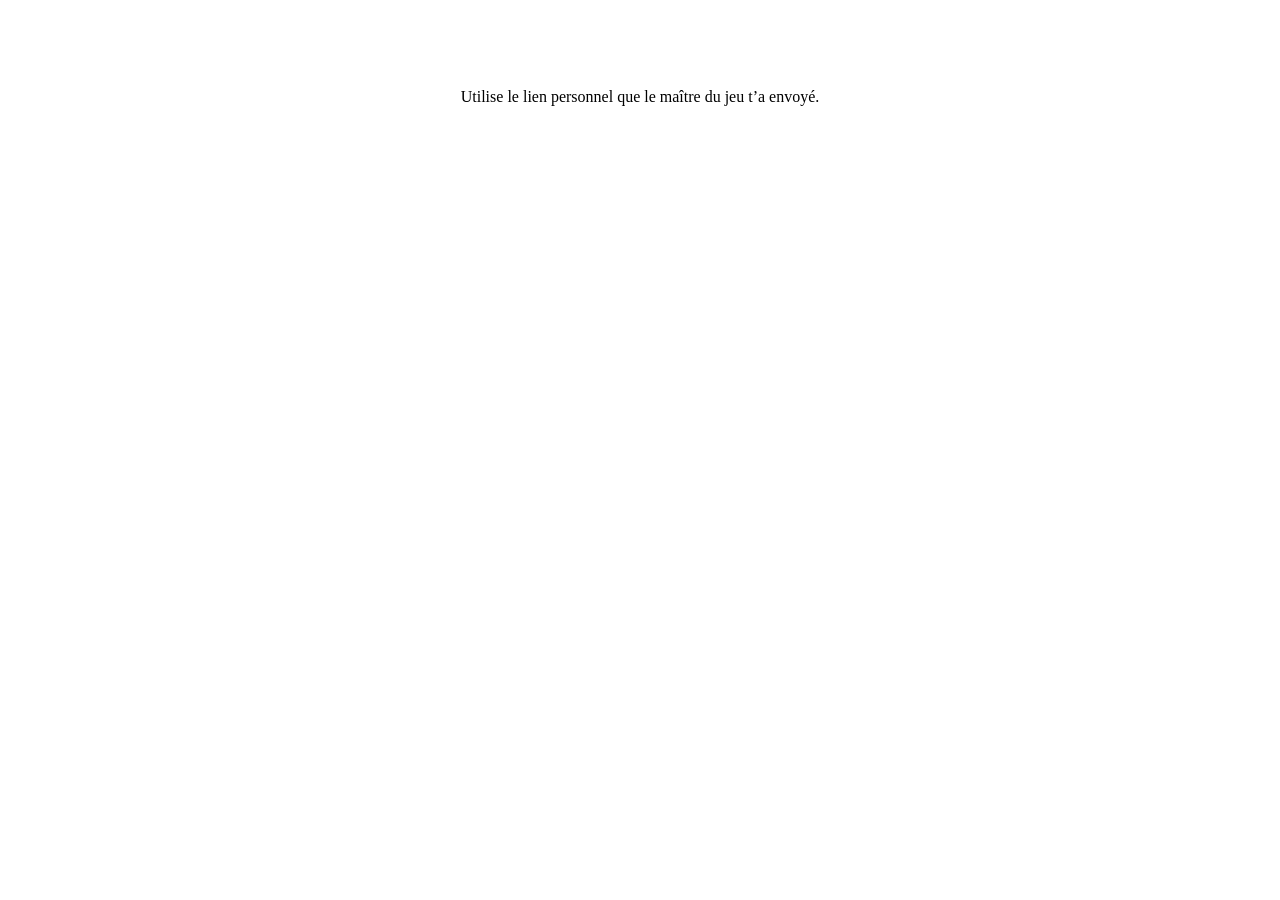
<file: index.html>
<!DOCTYPE html>
<html lang="fr"><head><meta charset="utf-8"><meta name="robots" content="noindex, nofollow"><title>Jeu des histoires</title></head>
<body style="font-family:Georgia,serif;text-align:center;padding:4rem 1rem"><p>Utilise le lien personnel que le maître du jeu t’a envoyé.</p></body></html>
</file>
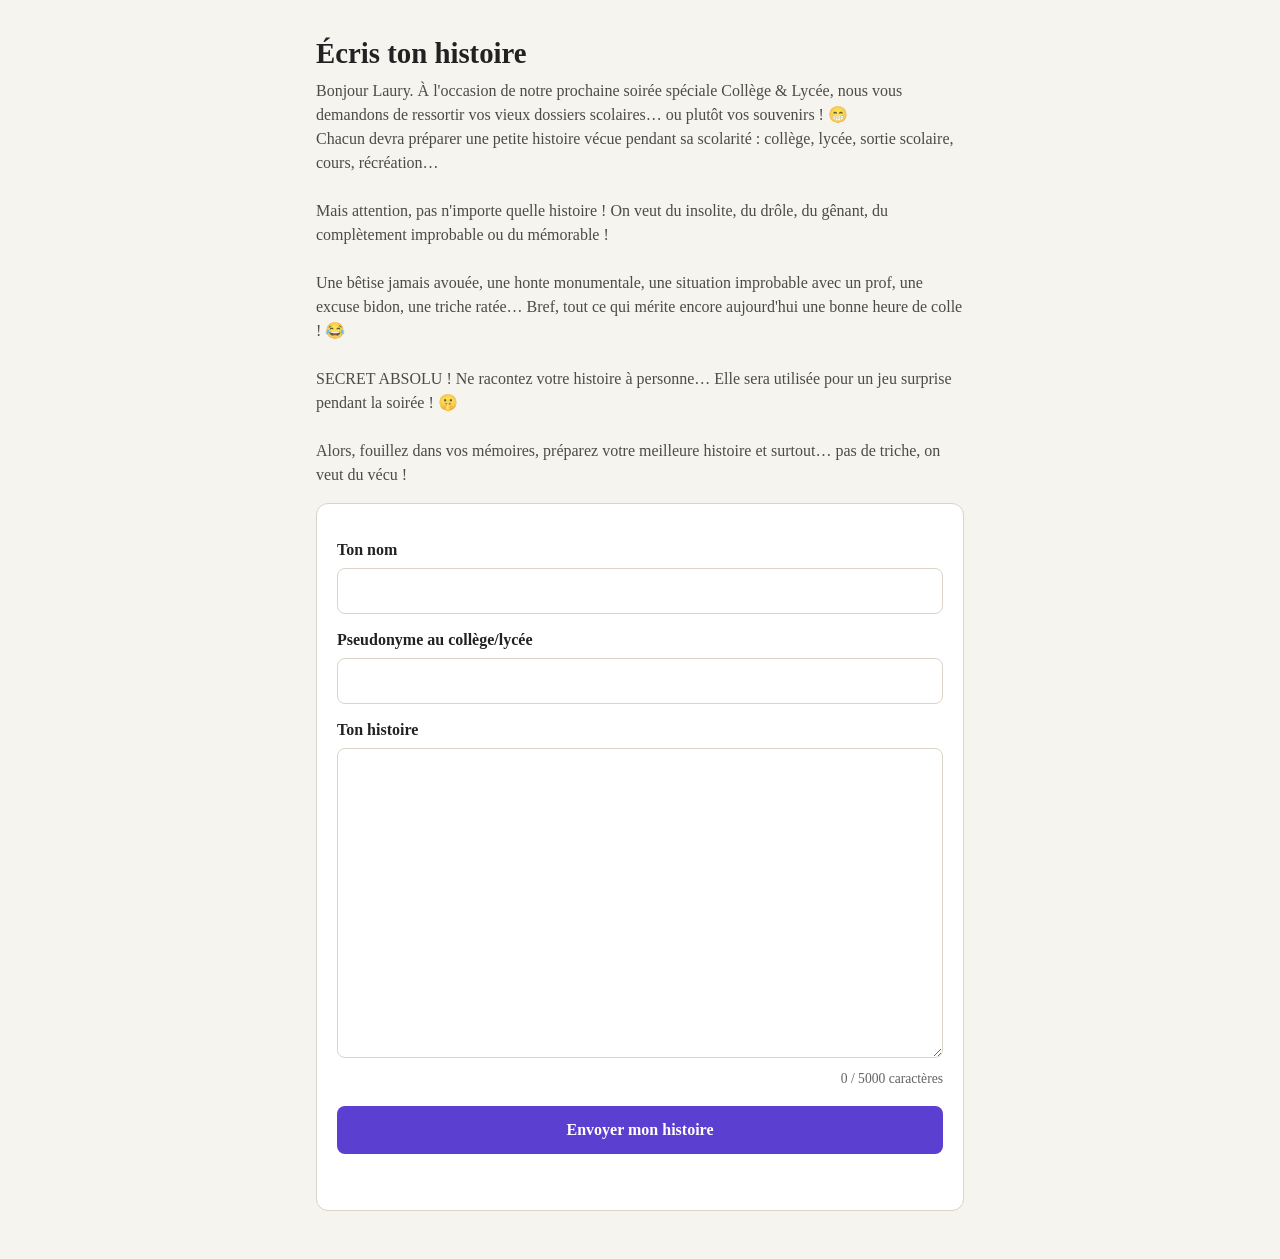
<file: j-0o3k5bbxl6.html>
<!DOCTYPE html>
<html lang="fr">
<head>
<meta charset="utf-8">
<meta name="viewport" content="width=device-width, initial-scale=1">
<meta name="robots" content="noindex, nofollow">
<title>Écris ton histoire</title>
<link rel="stylesheet" href="style.css">
</head>
<body>
<main>
  <h1>Écris ton histoire</h1>
  <p class="intro">Bonjour Laury. À l'occasion de notre prochaine soirée spéciale Collège & Lycée, nous vous demandons de ressortir vos vieux dossiers scolaires… ou plutôt vos souvenirs ! 😁
Chacun devra préparer une petite histoire vécue pendant sa scolarité : collège, lycée, sortie scolaire, cours, récréation…

Mais attention, pas n'importe quelle histoire ! On veut du insolite, du drôle, du gênant, du complètement improbable ou du mémorable !

Une bêtise jamais avouée, une honte monumentale, une situation improbable avec un prof, une excuse bidon, une triche ratée… Bref, tout ce qui mérite encore aujourd'hui une bonne heure de colle ! 😂

SECRET ABSOLU ! Ne racontez votre histoire à personne… Elle sera utilisée pour un jeu surprise pendant la soirée ! 🤫

Alors, fouillez dans vos mémoires, préparez votre meilleure histoire et surtout… pas de triche, on veut du vécu !
</p>

  <form id="formulaire" autocomplete="off">
    <label for="nom">Ton nom</label>
    <input id="nom" name="nom" type="text" maxlength="60" required>

    <label for="pseudo">Pseudonyme au collège/lycée</label>
    <input id="pseudo" name="pseudo" type="text" maxlength="60">

    <label for="histoire">Ton histoire</label>
    <textarea id="histoire" name="histoire" rows="12" maxlength="5000" required></textarea>
    <div class="compteur"><span id="compte">0</span> / 5000 caractères</div>

    <!-- champ piège anti-robots (doit rester vide) -->
    <input type="checkbox" name="botcheck" class="piege" tabindex="-1" autocomplete="off">

    <button type="submit" id="envoyer">Envoyer mon histoire</button>
    <p id="message" role="status"></p>
  </form>
</main>
<script>window.JOUEUR = 6;</script>
<script src="config.js"></script>
<script src="app.js"></script>
</body>
</html>
</file>
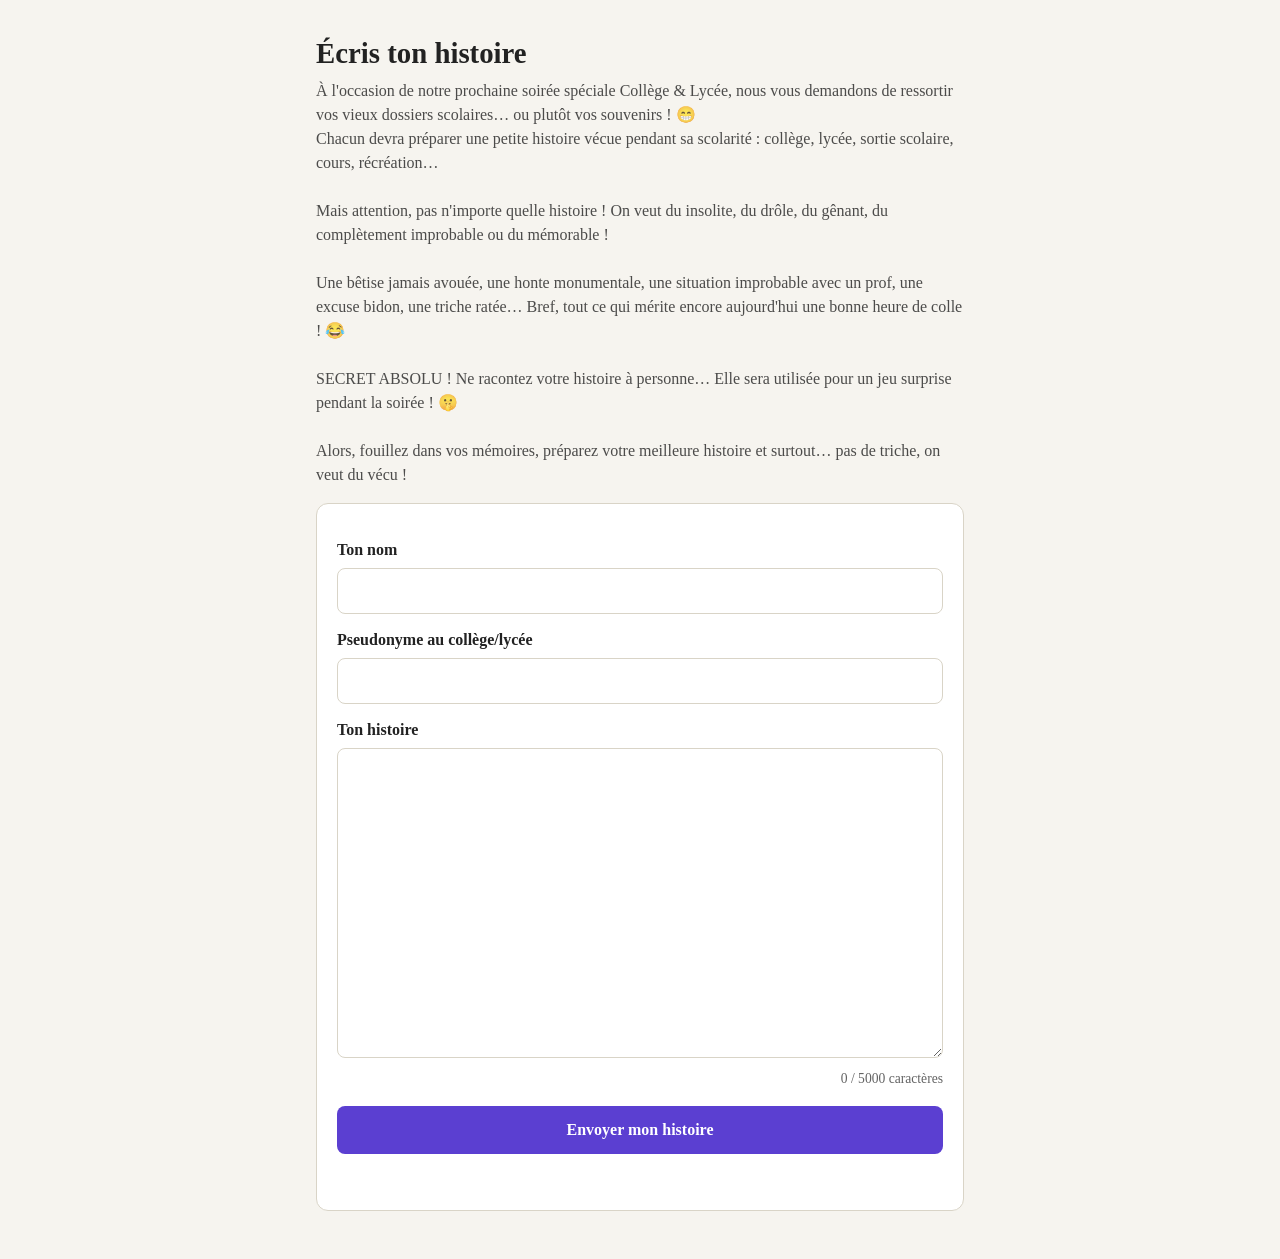
<file: j-2b4fmnb8e2.html>
<!DOCTYPE html>
<html lang="fr">
<head>
<meta charset="utf-8">
<meta name="viewport" content="width=device-width, initial-scale=1">
<meta name="robots" content="noindex, nofollow">
<title>Écris ton histoire</title>
<link rel="stylesheet" href="style.css">
</head>
<body>
<main>
  <h1>Écris ton histoire</h1>
  <p class="intro">À l'occasion de notre prochaine soirée spéciale Collège & Lycée, nous vous demandons de ressortir vos vieux dossiers scolaires… ou plutôt vos souvenirs ! 😁
Chacun devra préparer une petite histoire vécue pendant sa scolarité : collège, lycée, sortie scolaire, cours, récréation…

Mais attention, pas n'importe quelle histoire ! On veut du insolite, du drôle, du gênant, du complètement improbable ou du mémorable !

Une bêtise jamais avouée, une honte monumentale, une situation improbable avec un prof, une excuse bidon, une triche ratée… Bref, tout ce qui mérite encore aujourd'hui une bonne heure de colle ! 😂

SECRET ABSOLU ! Ne racontez votre histoire à personne… Elle sera utilisée pour un jeu surprise pendant la soirée ! 🤫

Alors, fouillez dans vos mémoires, préparez votre meilleure histoire et surtout… pas de triche, on veut du vécu !
</p>

  <form id="formulaire" autocomplete="off">
    <label for="nom">Ton nom</label>
    <input id="nom" name="nom" type="text" maxlength="60" required>

    <label for="pseudo">Pseudonyme au collège/lycée</label>
    <input id="pseudo" name="pseudo" type="text" maxlength="60">

    <label for="histoire">Ton histoire</label>
    <textarea id="histoire" name="histoire" rows="12" maxlength="5000" required></textarea>
    <div class="compteur"><span id="compte">0</span> / 5000 caractères</div>

    <!-- champ piège anti-robots (doit rester vide) -->
    <input type="checkbox" name="botcheck" class="piege" tabindex="-1" autocomplete="off">

    <button type="submit" id="envoyer">Envoyer mon histoire</button>
    <p id="message" role="status"></p>
  </form>
</main>
<script>window.JOUEUR = 8;</script>
<script src="config.js"></script>
<script src="app.js"></script>
</body>
</html>
</file>
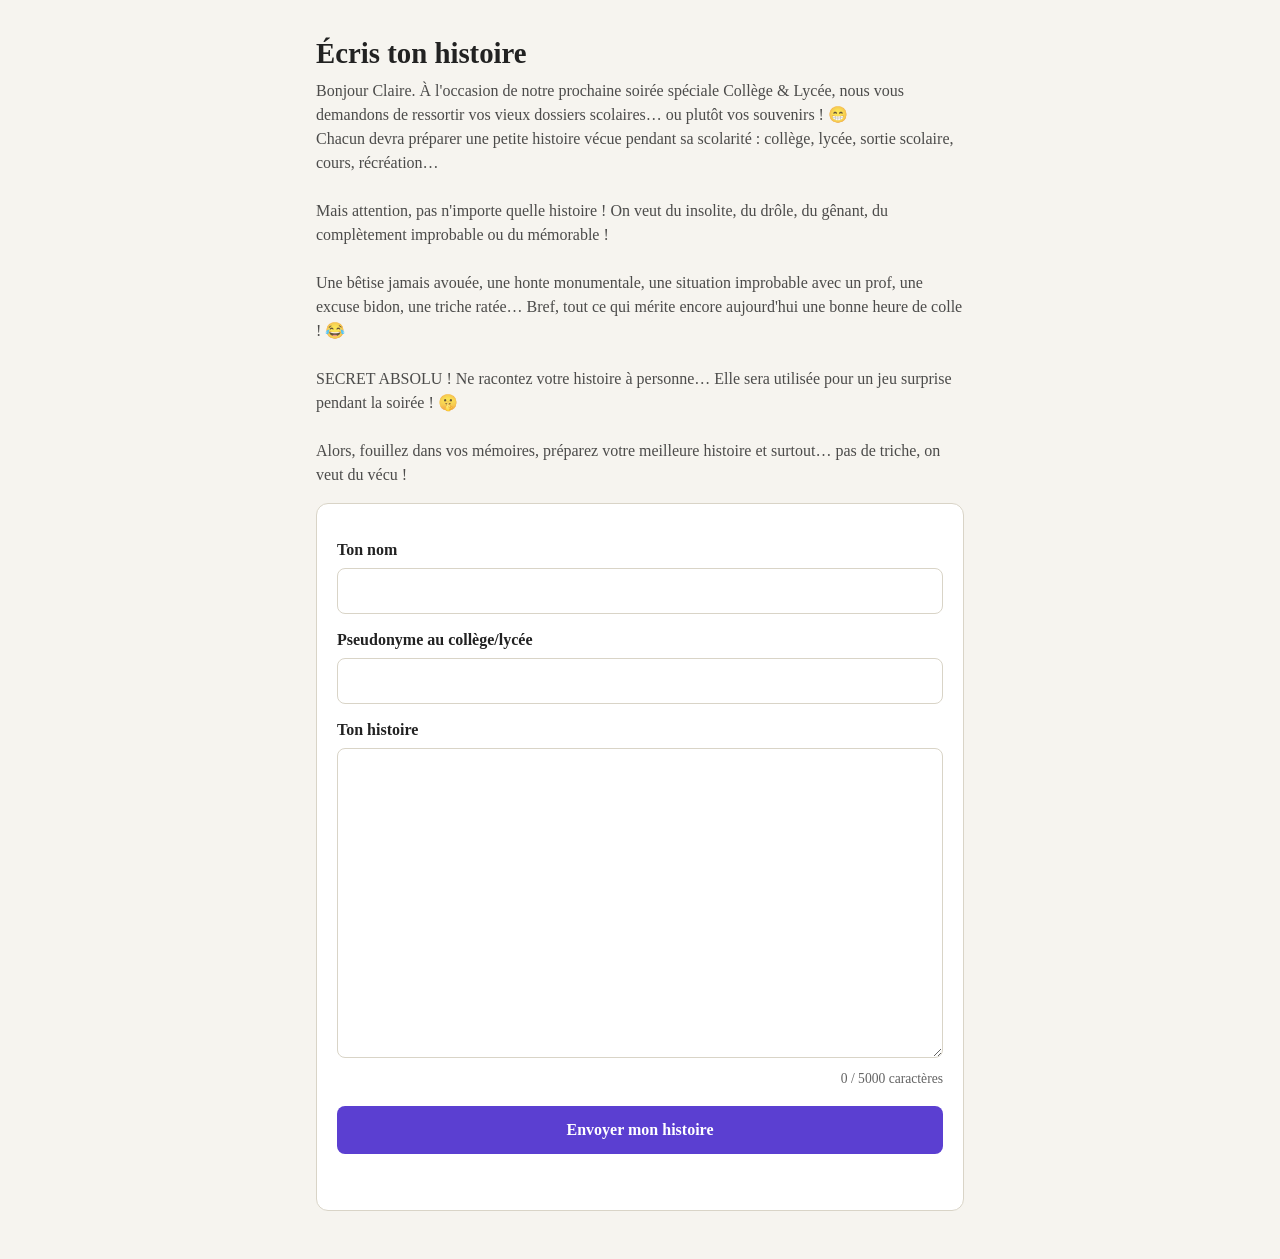
<file: j-4eg9veyeei.html>
<!DOCTYPE html>
<html lang="fr">
<head>
<meta charset="utf-8">
<meta name="viewport" content="width=device-width, initial-scale=1">
<meta name="robots" content="noindex, nofollow">
<title>Écris ton histoire</title>
<link rel="stylesheet" href="style.css">
</head>
<body>
<main>
  <h1>Écris ton histoire</h1>
  <p class="intro">Bonjour Claire. À l'occasion de notre prochaine soirée spéciale Collège & Lycée, nous vous demandons de ressortir vos vieux dossiers scolaires… ou plutôt vos souvenirs ! 😁
Chacun devra préparer une petite histoire vécue pendant sa scolarité : collège, lycée, sortie scolaire, cours, récréation…

Mais attention, pas n'importe quelle histoire ! On veut du insolite, du drôle, du gênant, du complètement improbable ou du mémorable !

Une bêtise jamais avouée, une honte monumentale, une situation improbable avec un prof, une excuse bidon, une triche ratée… Bref, tout ce qui mérite encore aujourd'hui une bonne heure de colle ! 😂

SECRET ABSOLU ! Ne racontez votre histoire à personne… Elle sera utilisée pour un jeu surprise pendant la soirée ! 🤫

Alors, fouillez dans vos mémoires, préparez votre meilleure histoire et surtout… pas de triche, on veut du vécu !
</p>

  <form id="formulaire" autocomplete="off">
    <label for="nom">Ton nom</label>
    <input id="nom" name="nom" type="text" maxlength="60" required>

    <label for="pseudo">Pseudonyme au collège/lycée</label>
    <input id="pseudo" name="pseudo" type="text" maxlength="60">

    <label for="histoire">Ton histoire</label>
    <textarea id="histoire" name="histoire" rows="12" maxlength="5000" required></textarea>
    <div class="compteur"><span id="compte">0</span> / 5000 caractères</div>

    <!-- champ piège anti-robots (doit rester vide) -->
    <input type="checkbox" name="botcheck" class="piege" tabindex="-1" autocomplete="off">

    <button type="submit" id="envoyer">Envoyer mon histoire</button>
    <p id="message" role="status"></p>
  </form>
</main>
<script>window.JOUEUR = 1;</script>
<script src="config.js"></script>
<script src="app.js"></script>
</body>
</html>
</file>
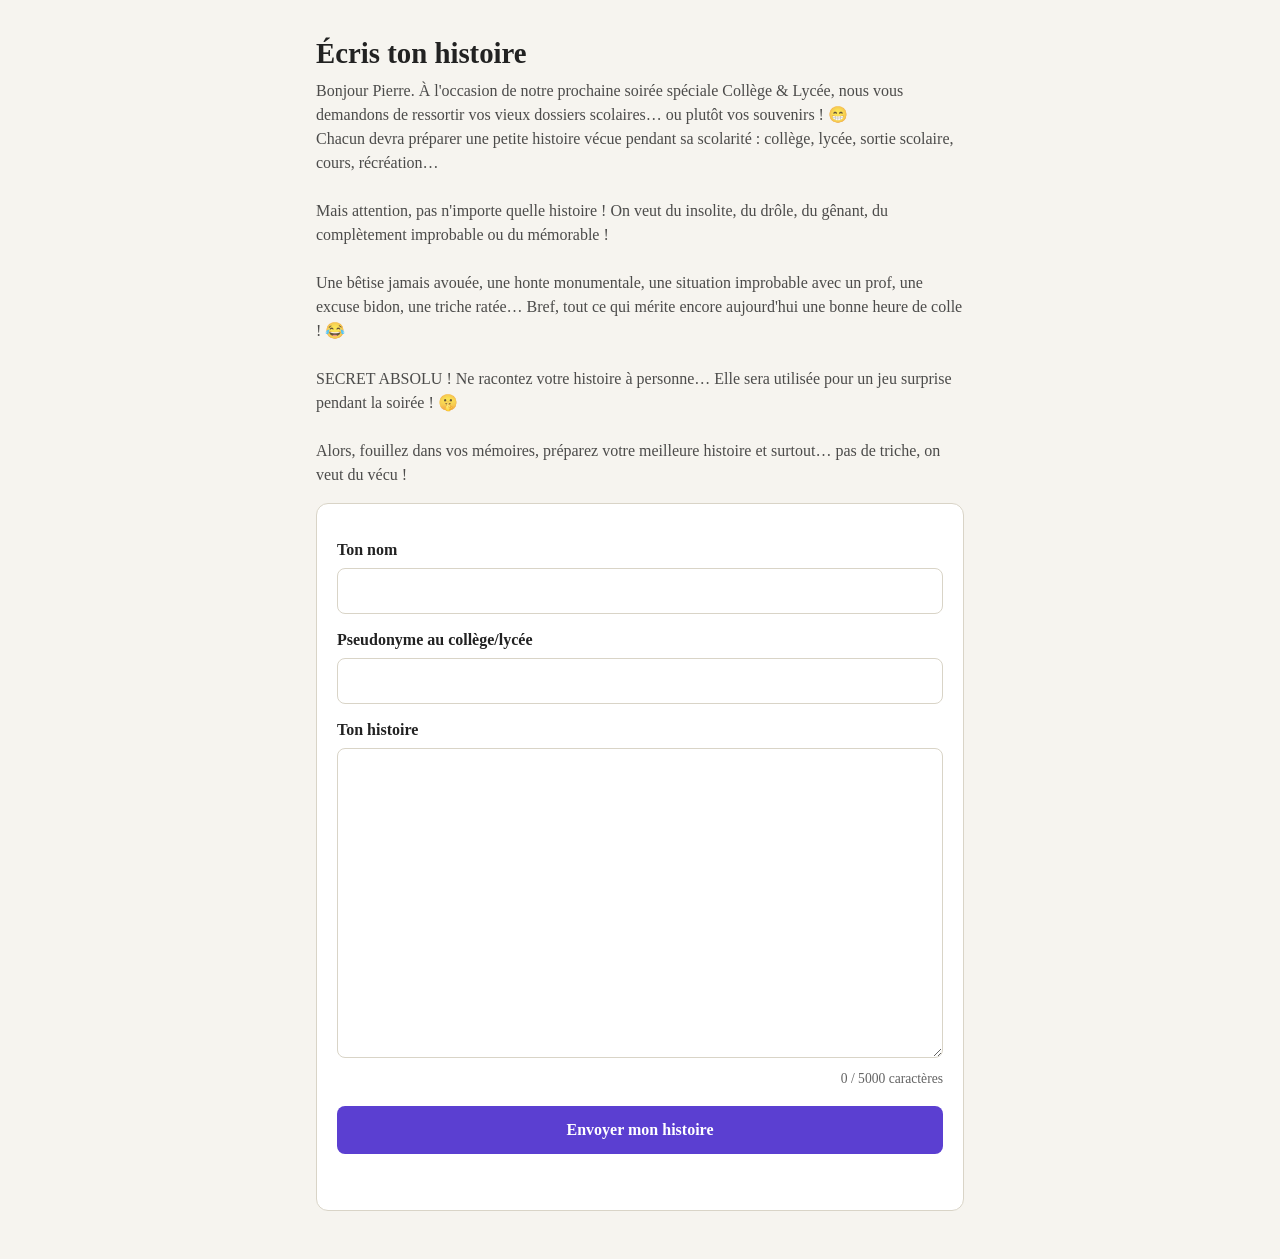
<file: j-af5nryz2ty.html>
<!DOCTYPE html>
<html lang="fr">
<head>
<meta charset="utf-8">
<meta name="viewport" content="width=device-width, initial-scale=1">
<meta name="robots" content="noindex, nofollow">
<title>Écris ton histoire</title>
<link rel="stylesheet" href="style.css">
</head>
<body>
<main>
  <h1>Écris ton histoire</h1>
  <p class="intro">Bonjour Pierre. À l'occasion de notre prochaine soirée spéciale Collège & Lycée, nous vous demandons de ressortir vos vieux dossiers scolaires… ou plutôt vos souvenirs ! 😁
Chacun devra préparer une petite histoire vécue pendant sa scolarité : collège, lycée, sortie scolaire, cours, récréation…

Mais attention, pas n'importe quelle histoire ! On veut du insolite, du drôle, du gênant, du complètement improbable ou du mémorable !

Une bêtise jamais avouée, une honte monumentale, une situation improbable avec un prof, une excuse bidon, une triche ratée… Bref, tout ce qui mérite encore aujourd'hui une bonne heure de colle ! 😂

SECRET ABSOLU ! Ne racontez votre histoire à personne… Elle sera utilisée pour un jeu surprise pendant la soirée ! 🤫

Alors, fouillez dans vos mémoires, préparez votre meilleure histoire et surtout… pas de triche, on veut du vécu !
</p>

  <form id="formulaire" autocomplete="off">
    <label for="nom">Ton nom</label>
    <input id="nom" name="nom" type="text" maxlength="60" required>

    <label for="pseudo">Pseudonyme au collège/lycée</label>
    <input id="pseudo" name="pseudo" type="text" maxlength="60">

    <label for="histoire">Ton histoire</label>
    <textarea id="histoire" name="histoire" rows="12" maxlength="5000" required></textarea>
    <div class="compteur"><span id="compte">0</span> / 5000 caractères</div>

    <!-- champ piège anti-robots (doit rester vide) -->
    <input type="checkbox" name="botcheck" class="piege" tabindex="-1" autocomplete="off">

    <button type="submit" id="envoyer">Envoyer mon histoire</button>
    <p id="message" role="status"></p>
  </form>
</main>
<script>window.JOUEUR = 4;</script>
<script src="config.js"></script>
<script src="app.js"></script>
</body>
</html>
</file>
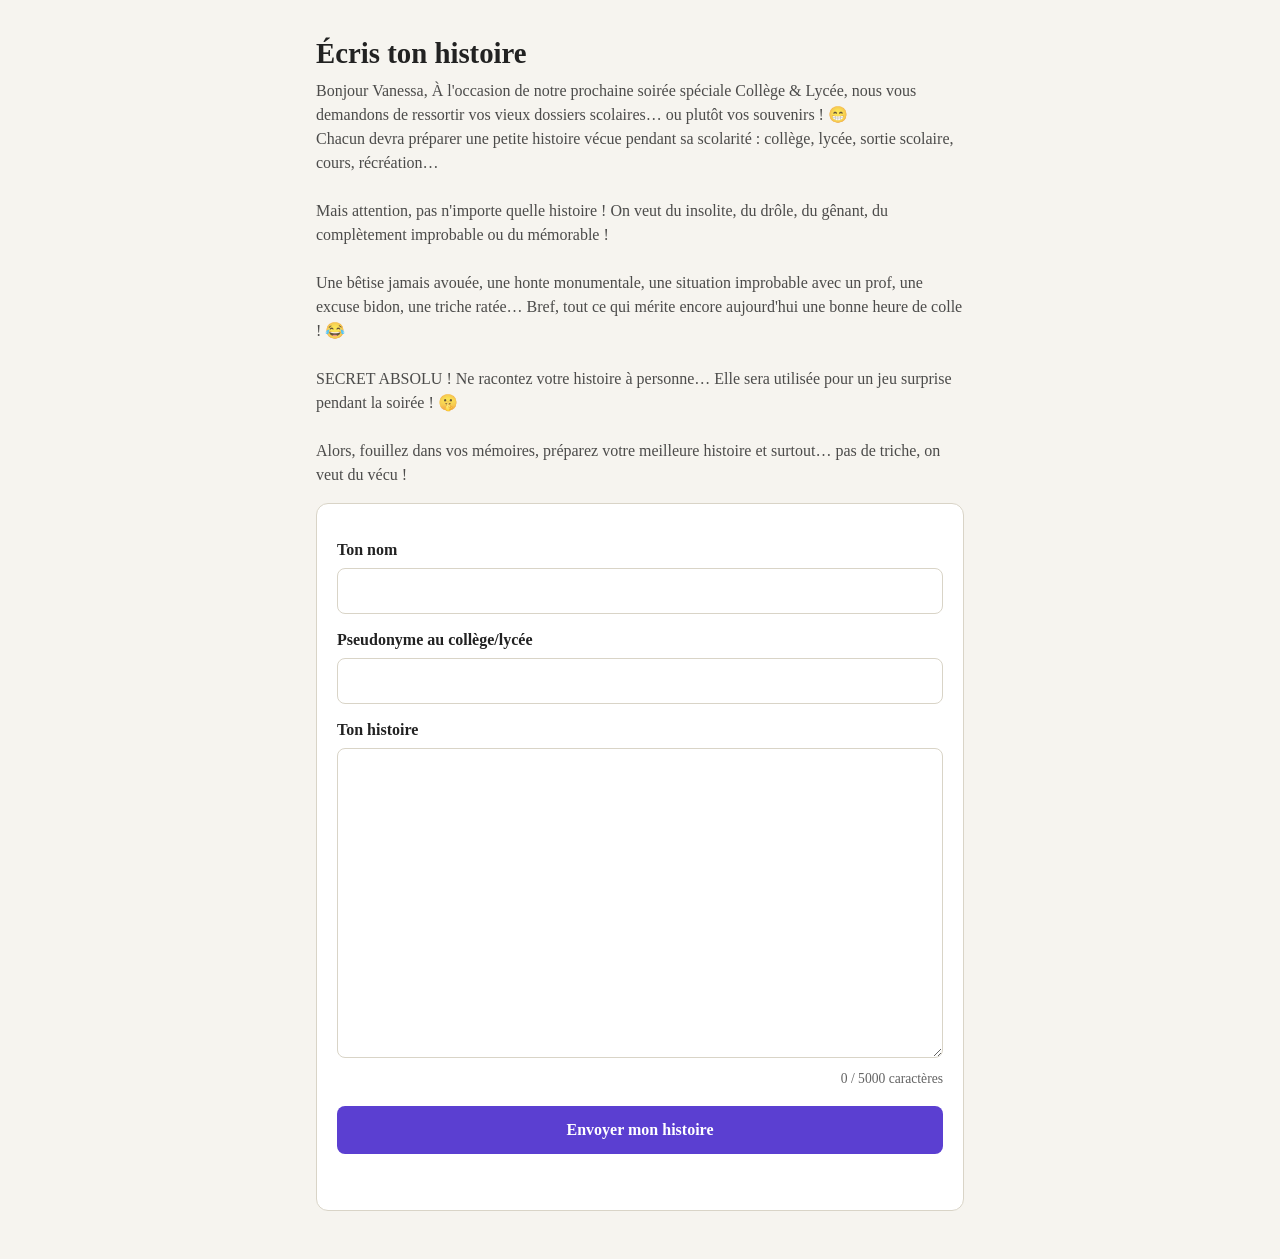
<file: j-aj1uyav2kf.html>
<!DOCTYPE html>
<html lang="fr">
<head>
<meta charset="utf-8">
<meta name="viewport" content="width=device-width, initial-scale=1">
<meta name="robots" content="noindex, nofollow">
<title>Écris ton histoire</title>
<link rel="stylesheet" href="style.css">
</head>
<body>
<main>
  <h1>Écris ton histoire</h1>
  <p class="intro">Bonjour Vanessa, À l'occasion de notre prochaine soirée spéciale Collège & Lycée, nous vous demandons de ressortir vos vieux dossiers scolaires… ou plutôt vos souvenirs ! 😁
Chacun devra préparer une petite histoire vécue pendant sa scolarité : collège, lycée, sortie scolaire, cours, récréation…

Mais attention, pas n'importe quelle histoire ! On veut du insolite, du drôle, du gênant, du complètement improbable ou du mémorable !

Une bêtise jamais avouée, une honte monumentale, une situation improbable avec un prof, une excuse bidon, une triche ratée… Bref, tout ce qui mérite encore aujourd'hui une bonne heure de colle ! 😂

SECRET ABSOLU ! Ne racontez votre histoire à personne… Elle sera utilisée pour un jeu surprise pendant la soirée ! 🤫

Alors, fouillez dans vos mémoires, préparez votre meilleure histoire et surtout… pas de triche, on veut du vécu !
</p>

  <form id="formulaire" autocomplete="off">
    <label for="nom">Ton nom</label>
    <input id="nom" name="nom" type="text" maxlength="60" required>

    <label for="pseudo">Pseudonyme au collège/lycée</label>
    <input id="pseudo" name="pseudo" type="text" maxlength="60">

    <label for="histoire">Ton histoire</label>
    <textarea id="histoire" name="histoire" rows="12" maxlength="5000" required></textarea>
    <div class="compteur"><span id="compte">0</span> / 5000 caractères</div>

    <!-- champ piège anti-robots (doit rester vide) -->
    <input type="checkbox" name="botcheck" class="piege" tabindex="-1" autocomplete="off">

    <button type="submit" id="envoyer">Envoyer mon histoire</button>
    <p id="message" role="status"></p>
  </form>
</main>
<script>window.JOUEUR = 3;</script>
<script src="config.js"></script>
<script src="app.js"></script>
</body>
</html>
</file>
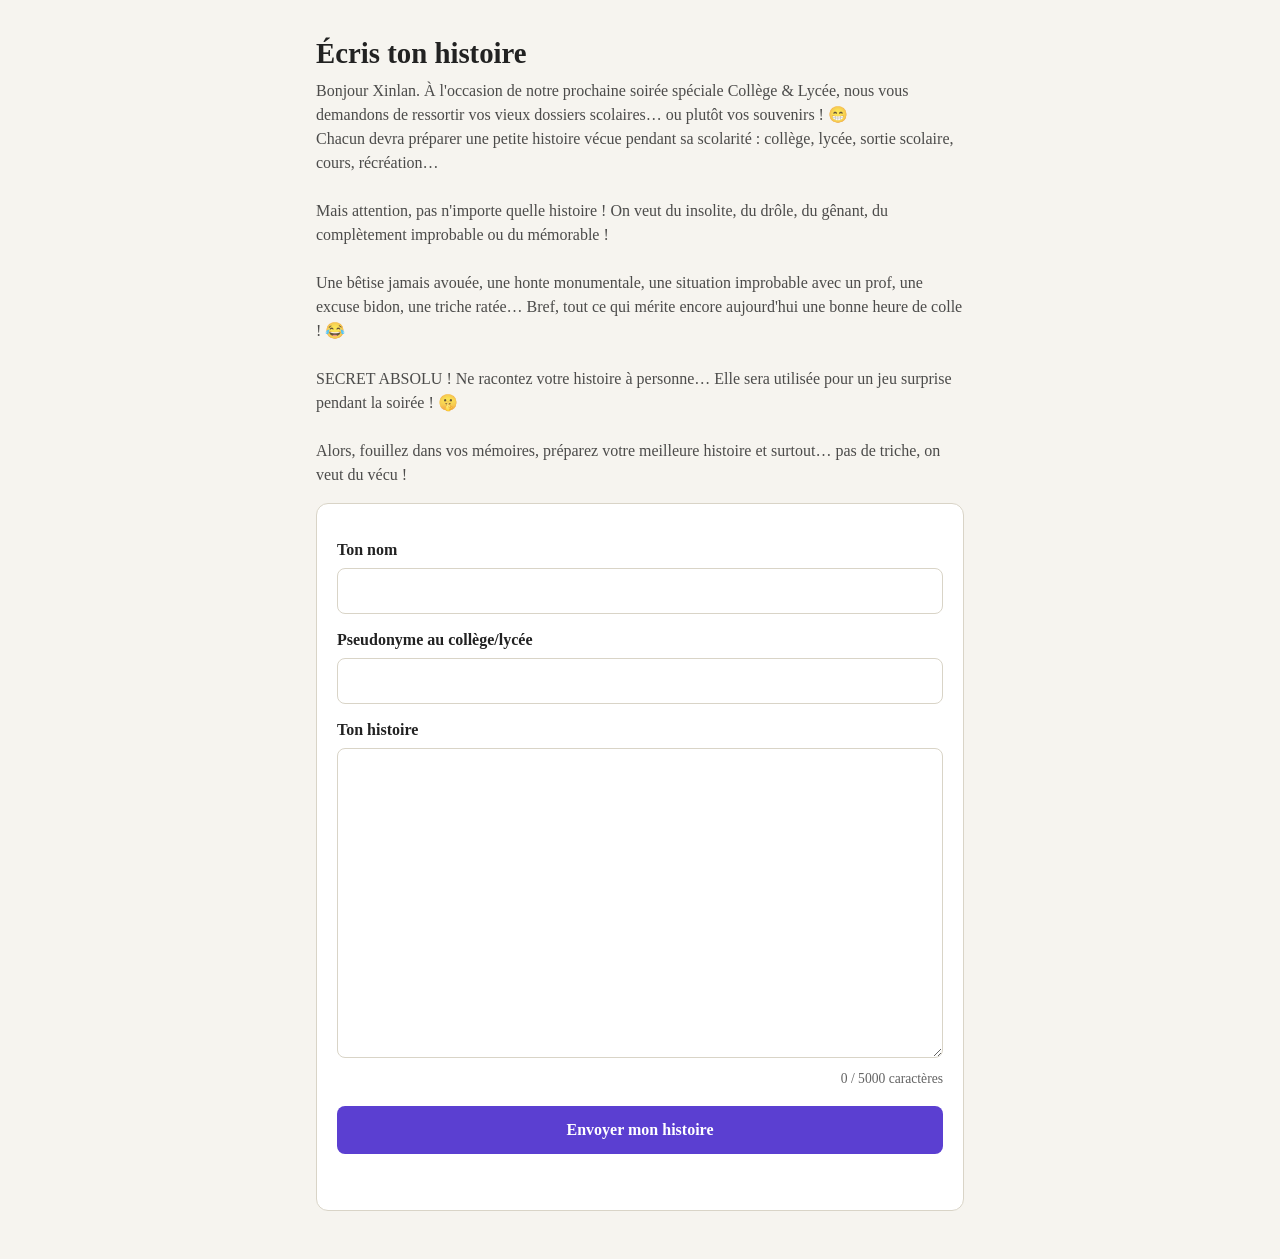
<file: j-ci2cryb7tx.html>
<!DOCTYPE html>
<html lang="fr">
<head>
<meta charset="utf-8">
<meta name="viewport" content="width=device-width, initial-scale=1">
<meta name="robots" content="noindex, nofollow">
<title>Écris ton histoire</title>
<link rel="stylesheet" href="style.css">
</head>
<body>
<main>
  <h1>Écris ton histoire</h1>
  <p class="intro">Bonjour Xinlan. À l'occasion de notre prochaine soirée spéciale Collège & Lycée, nous vous demandons de ressortir vos vieux dossiers scolaires… ou plutôt vos souvenirs ! 😁
Chacun devra préparer une petite histoire vécue pendant sa scolarité : collège, lycée, sortie scolaire, cours, récréation…

Mais attention, pas n'importe quelle histoire ! On veut du insolite, du drôle, du gênant, du complètement improbable ou du mémorable !

Une bêtise jamais avouée, une honte monumentale, une situation improbable avec un prof, une excuse bidon, une triche ratée… Bref, tout ce qui mérite encore aujourd'hui une bonne heure de colle ! 😂

SECRET ABSOLU ! Ne racontez votre histoire à personne… Elle sera utilisée pour un jeu surprise pendant la soirée ! 🤫

Alors, fouillez dans vos mémoires, préparez votre meilleure histoire et surtout… pas de triche, on veut du vécu !
</p>

  <form id="formulaire" autocomplete="off">
    <label for="nom">Ton nom</label>
    <input id="nom" name="nom" type="text" maxlength="60" required>

    <label for="pseudo">Pseudonyme au collège/lycée</label>
    <input id="pseudo" name="pseudo" type="text" maxlength="60">

    <label for="histoire">Ton histoire</label>
    <textarea id="histoire" name="histoire" rows="12" maxlength="5000" required></textarea>
    <div class="compteur"><span id="compte">0</span> / 5000 caractères</div>

    <!-- champ piège anti-robots (doit rester vide) -->
    <input type="checkbox" name="botcheck" class="piege" tabindex="-1" autocomplete="off">

    <button type="submit" id="envoyer">Envoyer mon histoire</button>
    <p id="message" role="status"></p>
  </form>
</main>
<script>window.JOUEUR = 4;</script>
<script src="config.js"></script>
<script src="app.js"></script>
</body>
</html>
</file>
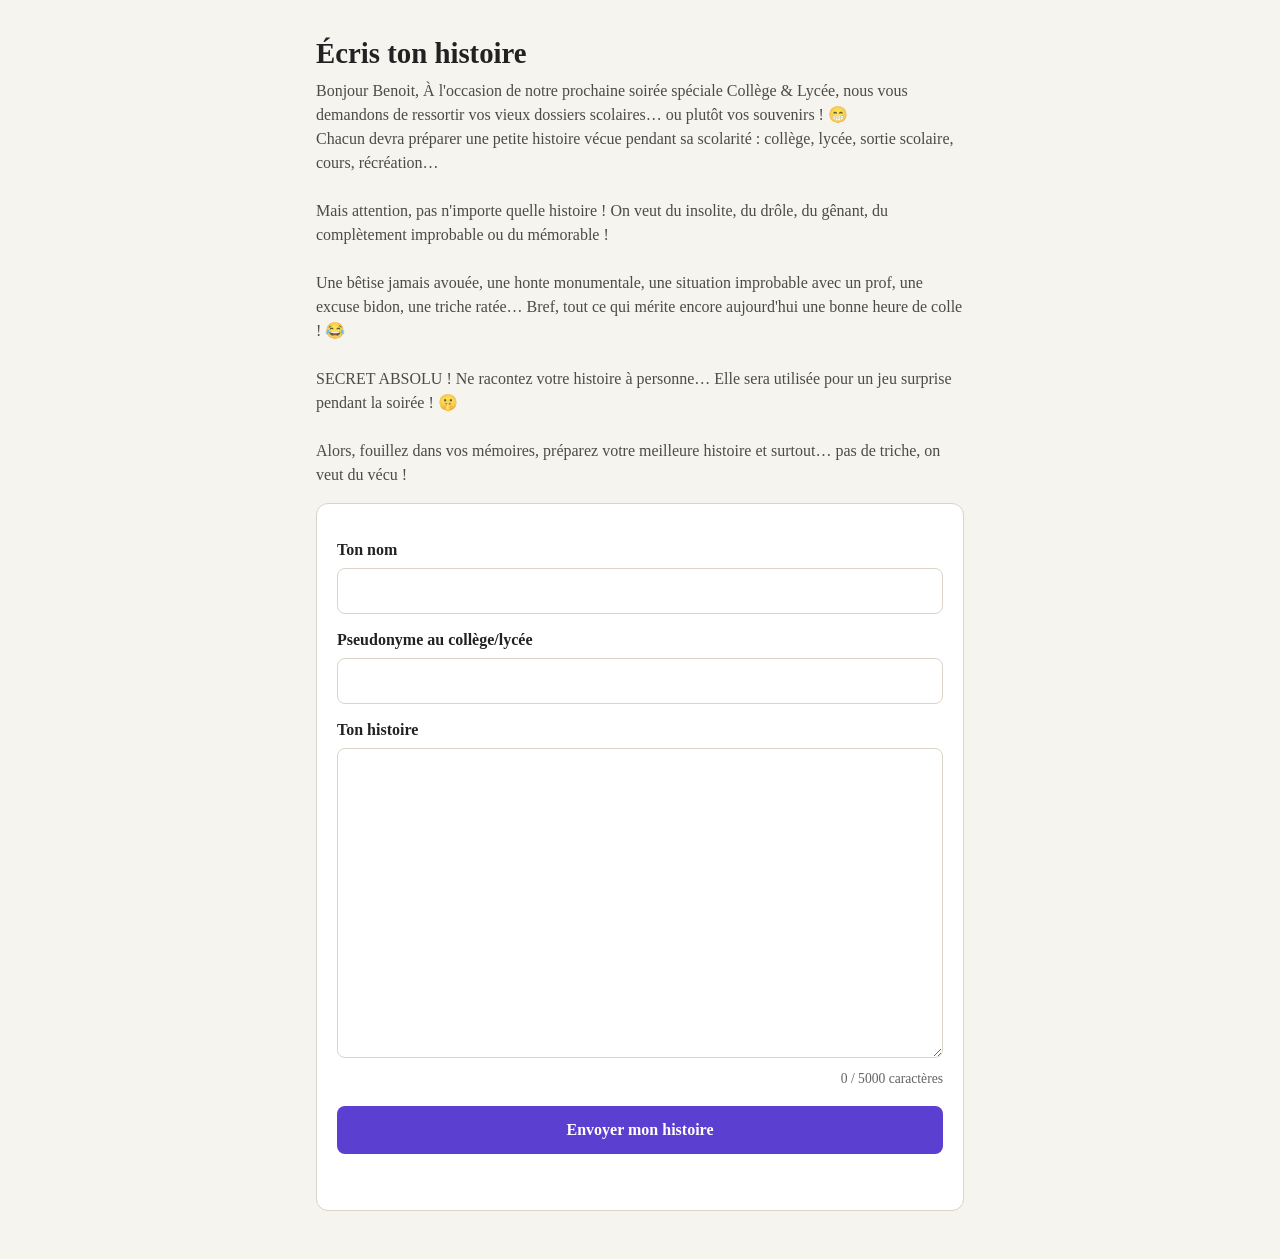
<file: j-l9bf55ybcq.html>
<!DOCTYPE html>
<html lang="fr">
<head>
<meta charset="utf-8">
<meta name="viewport" content="width=device-width, initial-scale=1">
<meta name="robots" content="noindex, nofollow">
<title>Écris ton histoire</title>
<link rel="stylesheet" href="style.css">
</head>
<body>
<main>
  <h1>Écris ton histoire</h1>
  <p class="intro">Bonjour Benoit, À l'occasion de notre prochaine soirée spéciale Collège & Lycée, nous vous demandons de ressortir vos vieux dossiers scolaires… ou plutôt vos souvenirs ! 😁
Chacun devra préparer une petite histoire vécue pendant sa scolarité : collège, lycée, sortie scolaire, cours, récréation…

Mais attention, pas n'importe quelle histoire ! On veut du insolite, du drôle, du gênant, du complètement improbable ou du mémorable !

Une bêtise jamais avouée, une honte monumentale, une situation improbable avec un prof, une excuse bidon, une triche ratée… Bref, tout ce qui mérite encore aujourd'hui une bonne heure de colle ! 😂

SECRET ABSOLU ! Ne racontez votre histoire à personne… Elle sera utilisée pour un jeu surprise pendant la soirée ! 🤫

Alors, fouillez dans vos mémoires, préparez votre meilleure histoire et surtout… pas de triche, on veut du vécu !
</p>

  <form id="formulaire" autocomplete="off">
    <label for="nom">Ton nom</label>
    <input id="nom" name="nom" type="text" maxlength="60" required>

    <label for="pseudo">Pseudonyme au collège/lycée</label>
    <input id="pseudo" name="pseudo" type="text" maxlength="60">

    <label for="histoire">Ton histoire</label>
    <textarea id="histoire" name="histoire" rows="12" maxlength="5000" required></textarea>
    <div class="compteur"><span id="compte">0</span> / 5000 caractères</div>

    <!-- champ piège anti-robots (doit rester vide) -->
    <input type="checkbox" name="botcheck" class="piege" tabindex="-1" autocomplete="off">

    <button type="submit" id="envoyer">Envoyer mon histoire</button>
    <p id="message" role="status"></p>
  </form>
</main>
<script>window.JOUEUR = 5;</script>
<script src="config.js"></script>
<script src="app.js"></script>
</body>
</html>
</file>
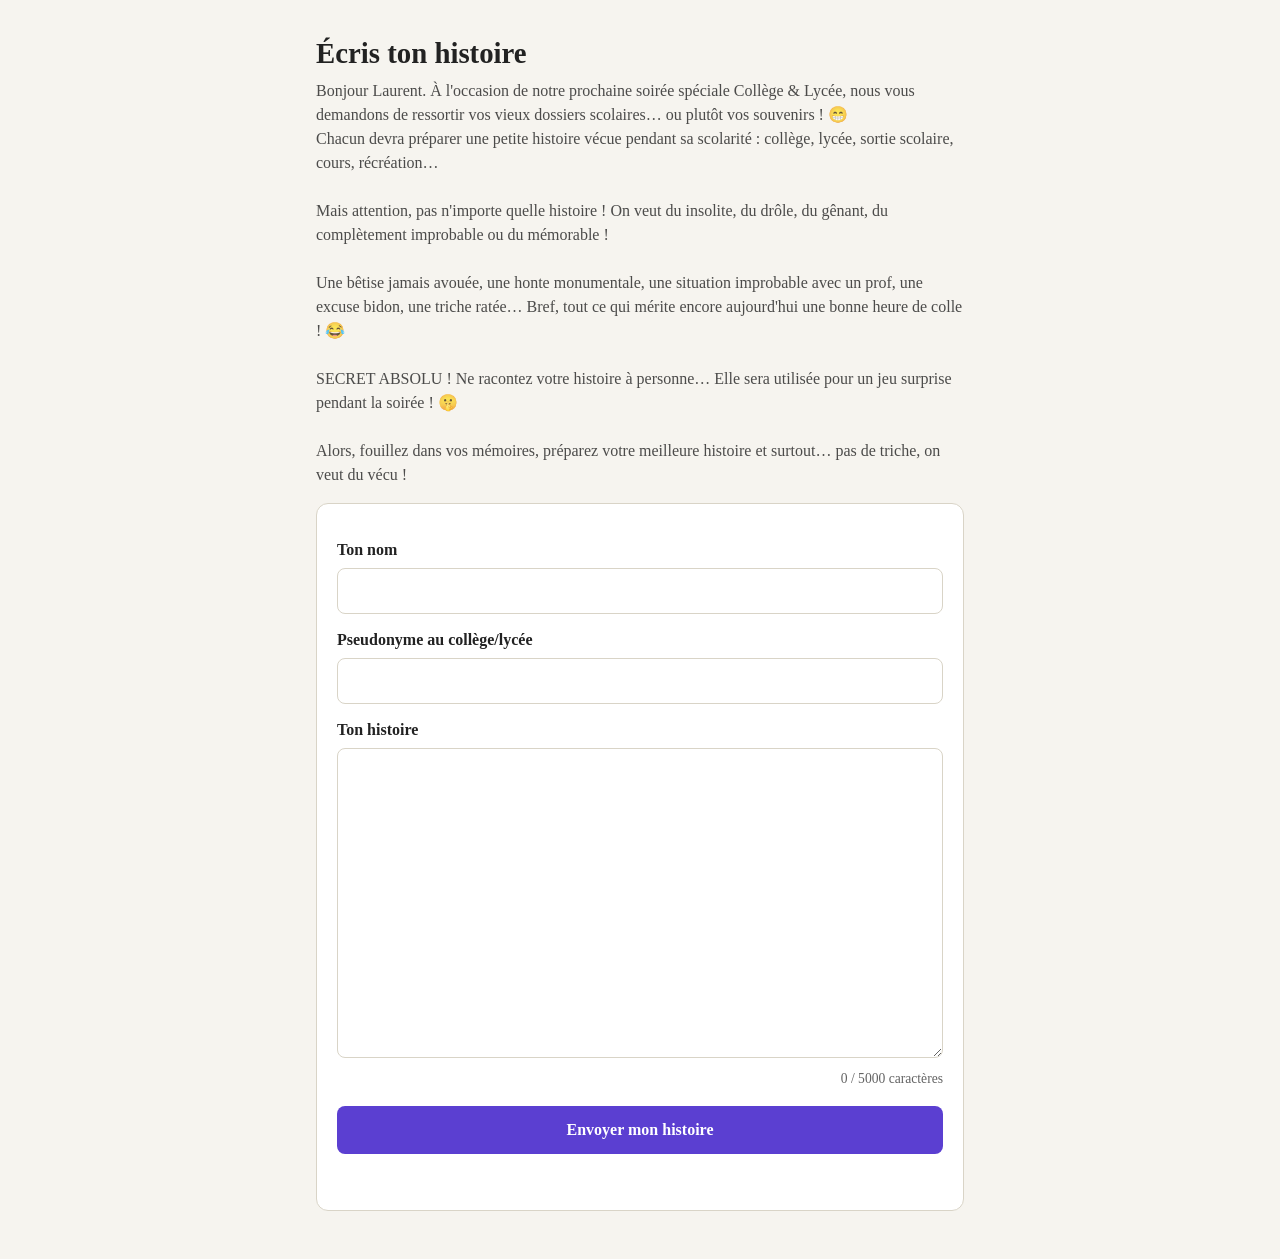
<file: j-n0f3y9kck3.html>
<!DOCTYPE html>
<html lang="fr">
<head>
<meta charset="utf-8">
<meta name="viewport" content="width=device-width, initial-scale=1">
<meta name="robots" content="noindex, nofollow">
<title>Écris ton histoire</title>
<link rel="stylesheet" href="style.css">
</head>
<body>
<main>
  <h1>Écris ton histoire</h1>
  <p class="intro">Bonjour Laurent. À l'occasion de notre prochaine soirée spéciale Collège & Lycée, nous vous demandons de ressortir vos vieux dossiers scolaires… ou plutôt vos souvenirs ! 😁
Chacun devra préparer une petite histoire vécue pendant sa scolarité : collège, lycée, sortie scolaire, cours, récréation…

Mais attention, pas n'importe quelle histoire ! On veut du insolite, du drôle, du gênant, du complètement improbable ou du mémorable !

Une bêtise jamais avouée, une honte monumentale, une situation improbable avec un prof, une excuse bidon, une triche ratée… Bref, tout ce qui mérite encore aujourd'hui une bonne heure de colle ! 😂

SECRET ABSOLU ! Ne racontez votre histoire à personne… Elle sera utilisée pour un jeu surprise pendant la soirée ! 🤫

Alors, fouillez dans vos mémoires, préparez votre meilleure histoire et surtout… pas de triche, on veut du vécu !
</p>

  <form id="formulaire" autocomplete="off">
    <label for="nom">Ton nom</label>
    <input id="nom" name="nom" type="text" maxlength="60" required>

    <label for="pseudo">Pseudonyme au collège/lycée</label>
    <input id="pseudo" name="pseudo" type="text" maxlength="60">

    <label for="histoire">Ton histoire</label>
    <textarea id="histoire" name="histoire" rows="12" maxlength="5000" required></textarea>
    <div class="compteur"><span id="compte">0</span> / 5000 caractères</div>

    <!-- champ piège anti-robots (doit rester vide) -->
    <input type="checkbox" name="botcheck" class="piege" tabindex="-1" autocomplete="off">

    <button type="submit" id="envoyer">Envoyer mon histoire</button>
    <p id="message" role="status"></p>
  </form>
</main>
<script>window.JOUEUR = 2;</script>
<script src="config.js"></script>
<script src="app.js"></script>
</body>
</html>
</file>
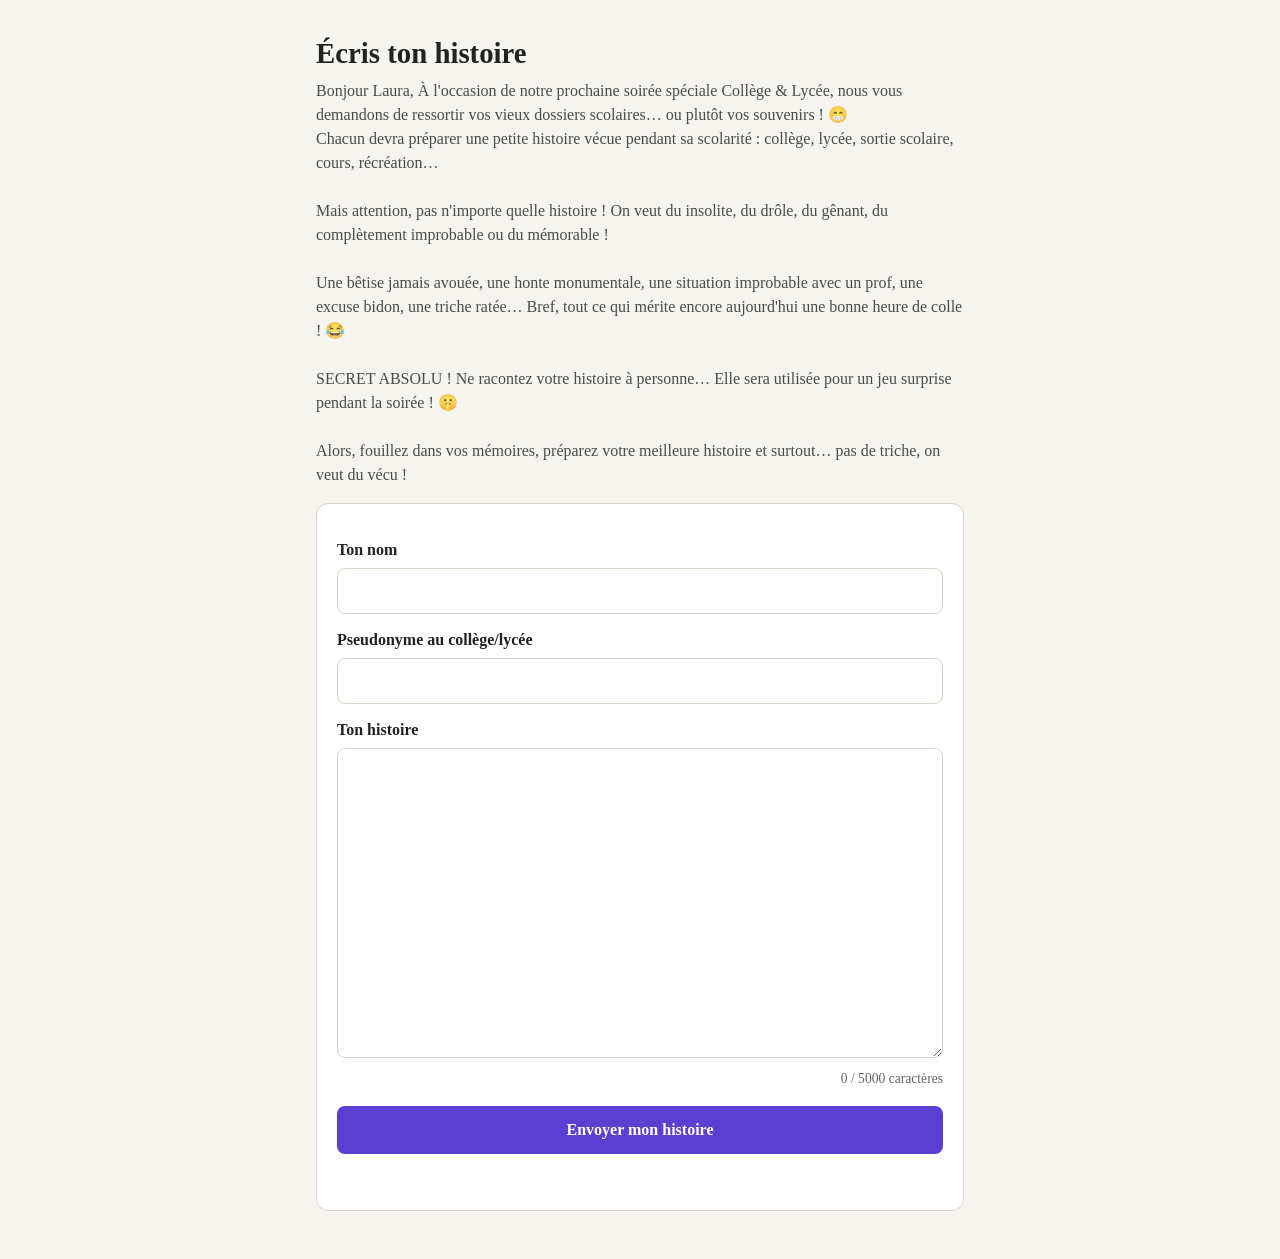
<file: j-o0kfrbielk.html>
<!DOCTYPE html>
<html lang="fr">
<head>
<meta charset="utf-8">
<meta name="viewport" content="width=device-width, initial-scale=1">
<meta name="robots" content="noindex, nofollow">
<title>Écris ton histoire</title>
<link rel="stylesheet" href="style.css">
</head>
<body>
<main>
  <h1>Écris ton histoire</h1>
  <p class="intro">Bonjour Laura, À l'occasion de notre prochaine soirée spéciale Collège & Lycée, nous vous demandons de ressortir vos vieux dossiers scolaires… ou plutôt vos souvenirs ! 😁
Chacun devra préparer une petite histoire vécue pendant sa scolarité : collège, lycée, sortie scolaire, cours, récréation…

Mais attention, pas n'importe quelle histoire ! On veut du insolite, du drôle, du gênant, du complètement improbable ou du mémorable !

Une bêtise jamais avouée, une honte monumentale, une situation improbable avec un prof, une excuse bidon, une triche ratée… Bref, tout ce qui mérite encore aujourd'hui une bonne heure de colle ! 😂

SECRET ABSOLU ! Ne racontez votre histoire à personne… Elle sera utilisée pour un jeu surprise pendant la soirée ! 🤫

Alors, fouillez dans vos mémoires, préparez votre meilleure histoire et surtout… pas de triche, on veut du vécu !
</p>

  <form id="formulaire" autocomplete="off">
    <label for="nom">Ton nom</label>
    <input id="nom" name="nom" type="text" maxlength="60" required>

    <label for="pseudo">Pseudonyme au collège/lycée</label>
    <input id="pseudo" name="pseudo" type="text" maxlength="60">

    <label for="histoire">Ton histoire</label>
    <textarea id="histoire" name="histoire" rows="12" maxlength="5000" required></textarea>
    <div class="compteur"><span id="compte">0</span> / 5000 caractères</div>

    <!-- champ piège anti-robots (doit rester vide) -->
    <input type="checkbox" name="botcheck" class="piege" tabindex="-1" autocomplete="off">

    <button type="submit" id="envoyer">Envoyer mon histoire</button>
    <p id="message" role="status"></p>
  </form>
</main>
<script>window.JOUEUR = 7;</script>
<script src="config.js"></script>
<script src="app.js"></script>
</body>
</html>
</file>
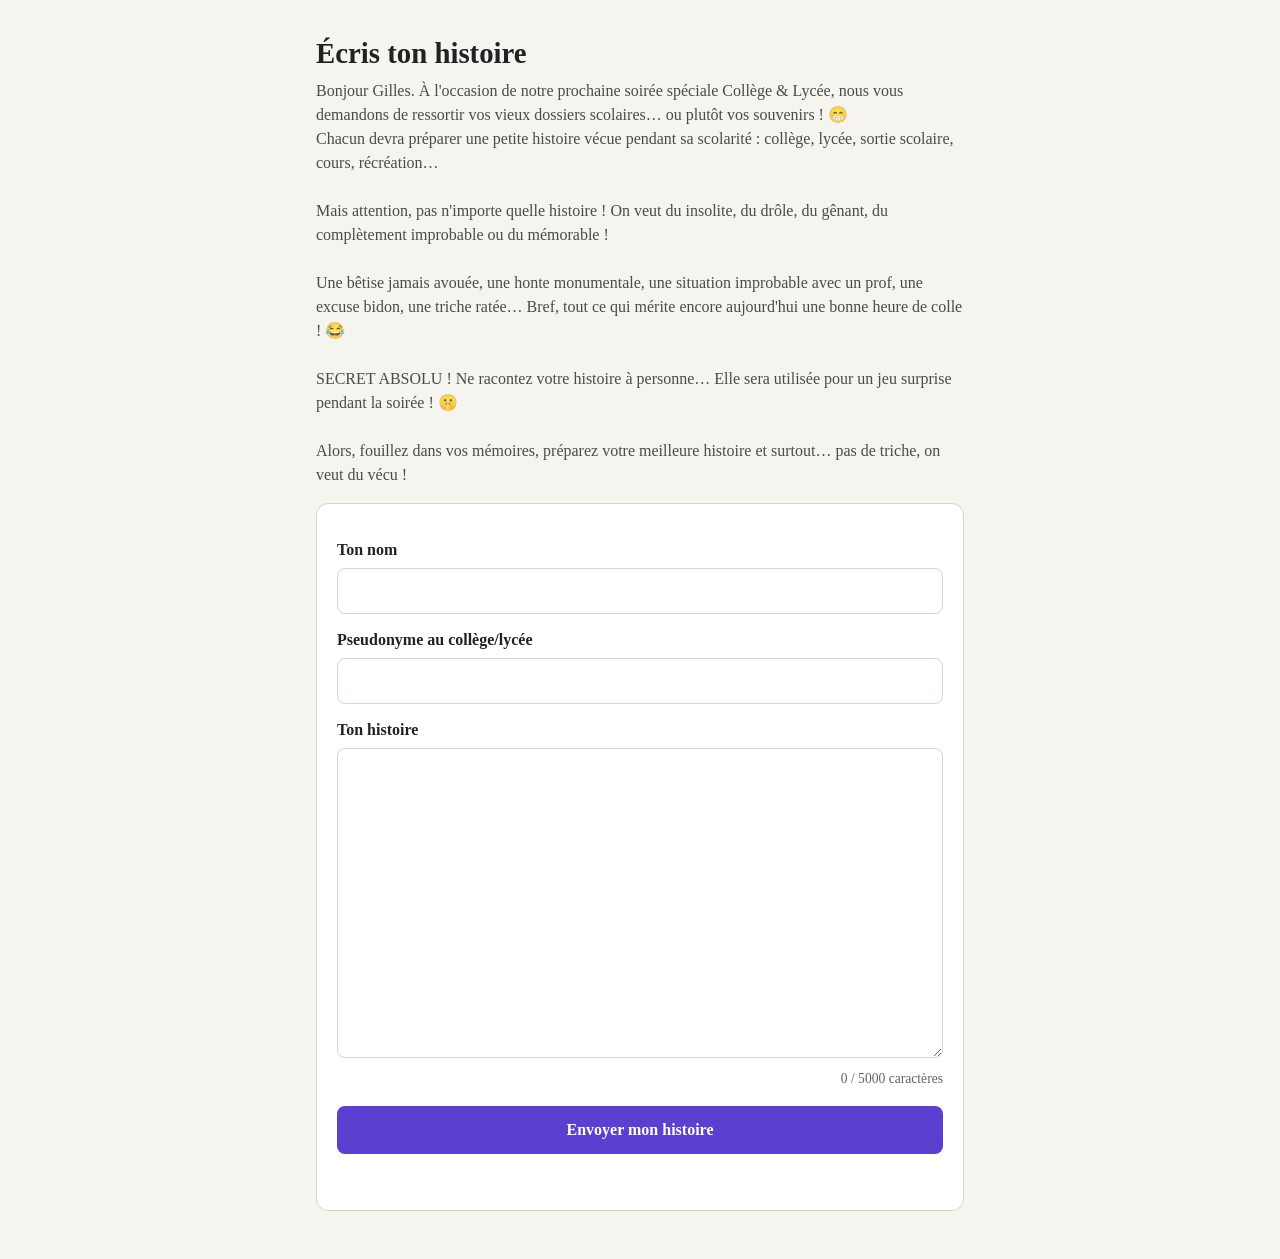
<file: j-xi9coyx6tv.html>
<!DOCTYPE html>
<html lang="fr">
<head>
<meta charset="utf-8">
<meta name="viewport" content="width=device-width, initial-scale=1">
<meta name="robots" content="noindex, nofollow">
<title>Écris ton histoire</title>
<link rel="stylesheet" href="style.css">
</head>
<body>
<main>
  <h1>Écris ton histoire</h1>
  <p class="intro">Bonjour Gilles. À l'occasion de notre prochaine soirée spéciale Collège & Lycée, nous vous demandons de ressortir vos vieux dossiers scolaires… ou plutôt vos souvenirs ! 😁
Chacun devra préparer une petite histoire vécue pendant sa scolarité : collège, lycée, sortie scolaire, cours, récréation…

Mais attention, pas n'importe quelle histoire ! On veut du insolite, du drôle, du gênant, du complètement improbable ou du mémorable !

Une bêtise jamais avouée, une honte monumentale, une situation improbable avec un prof, une excuse bidon, une triche ratée… Bref, tout ce qui mérite encore aujourd'hui une bonne heure de colle ! 😂

SECRET ABSOLU ! Ne racontez votre histoire à personne… Elle sera utilisée pour un jeu surprise pendant la soirée ! 🤫

Alors, fouillez dans vos mémoires, préparez votre meilleure histoire et surtout… pas de triche, on veut du vécu !
</p>

  <form id="formulaire" autocomplete="off">
    <label for="nom">Ton nom</label>
    <input id="nom" name="nom" type="text" maxlength="60" required>

    <label for="pseudo">Pseudonyme au collège/lycée</label>
    <input id="pseudo" name="pseudo" type="text" maxlength="60">

    <label for="histoire">Ton histoire</label>
    <textarea id="histoire" name="histoire" rows="12" maxlength="5000" required></textarea>
    <div class="compteur"><span id="compte">0</span> / 5000 caractères</div>

    <!-- champ piège anti-robots (doit rester vide) -->
    <input type="checkbox" name="botcheck" class="piege" tabindex="-1" autocomplete="off">

    <button type="submit" id="envoyer">Envoyer mon histoire</button>
    <p id="message" role="status"></p>
  </form>
</main>
<script>window.JOUEUR = 4;</script>
<script src="config.js"></script>
<script src="app.js"></script>
</body>
</html>
</file>
<file: style.css>
:root { --fond:#f6f4ef; --carte:#ffffff; --texte:#222; --accent:#5b3fd1; --bord:#d9d4c7; --ok:#1b7f3b; --ko:#b3261e; }
@media (prefers-color-scheme: dark) {
  :root { --fond:#16151a; --carte:#211f27; --texte:#eee; --accent:#9d86ff; --bord:#3a3744; --ok:#5fd68a; --ko:#ff8a80; }
}
* { box-sizing: border-box; }
body { margin:0; background:var(--fond); color:var(--texte); font-family: Georgia, "Times New Roman", serif; line-height:1.5; }
main { max-width:680px; margin:0 auto; padding:24px 16px 48px; }
h1 { margin:8px 0 4px; font-size:1.8rem; }
.intro { margin-top:0; opacity:.8; white-space: pre-line; }
form { background:var(--carte); border:1px solid var(--bord); border-radius:12px; padding:20px; }
label { display:block; font-weight:bold; margin:14px 0 6px; }
input[type=text], textarea { width:100%; padding:10px 12px; font:inherit; color:inherit; background:transparent; border:1px solid var(--bord); border-radius:8px; }
textarea { resize:vertical; }
input:focus, textarea:focus { outline:2px solid var(--accent); border-color:transparent; }
.compteur { text-align:right; font-size:.85rem; opacity:.7; margin-top:4px; }
button { margin-top:16px; width:100%; padding:12px; font:inherit; font-weight:bold; color:#fff; background:var(--accent); border:0; border-radius:8px; cursor:pointer; }
button:disabled { opacity:.6; cursor:wait; }
#message { margin:14px 0 0; min-height:1.4em; }
#message.ok { color:var(--ok); font-weight:bold; }
#message.erreur { color:var(--ko); }
.piege { position:absolute; left:-9999px; }
</file>
